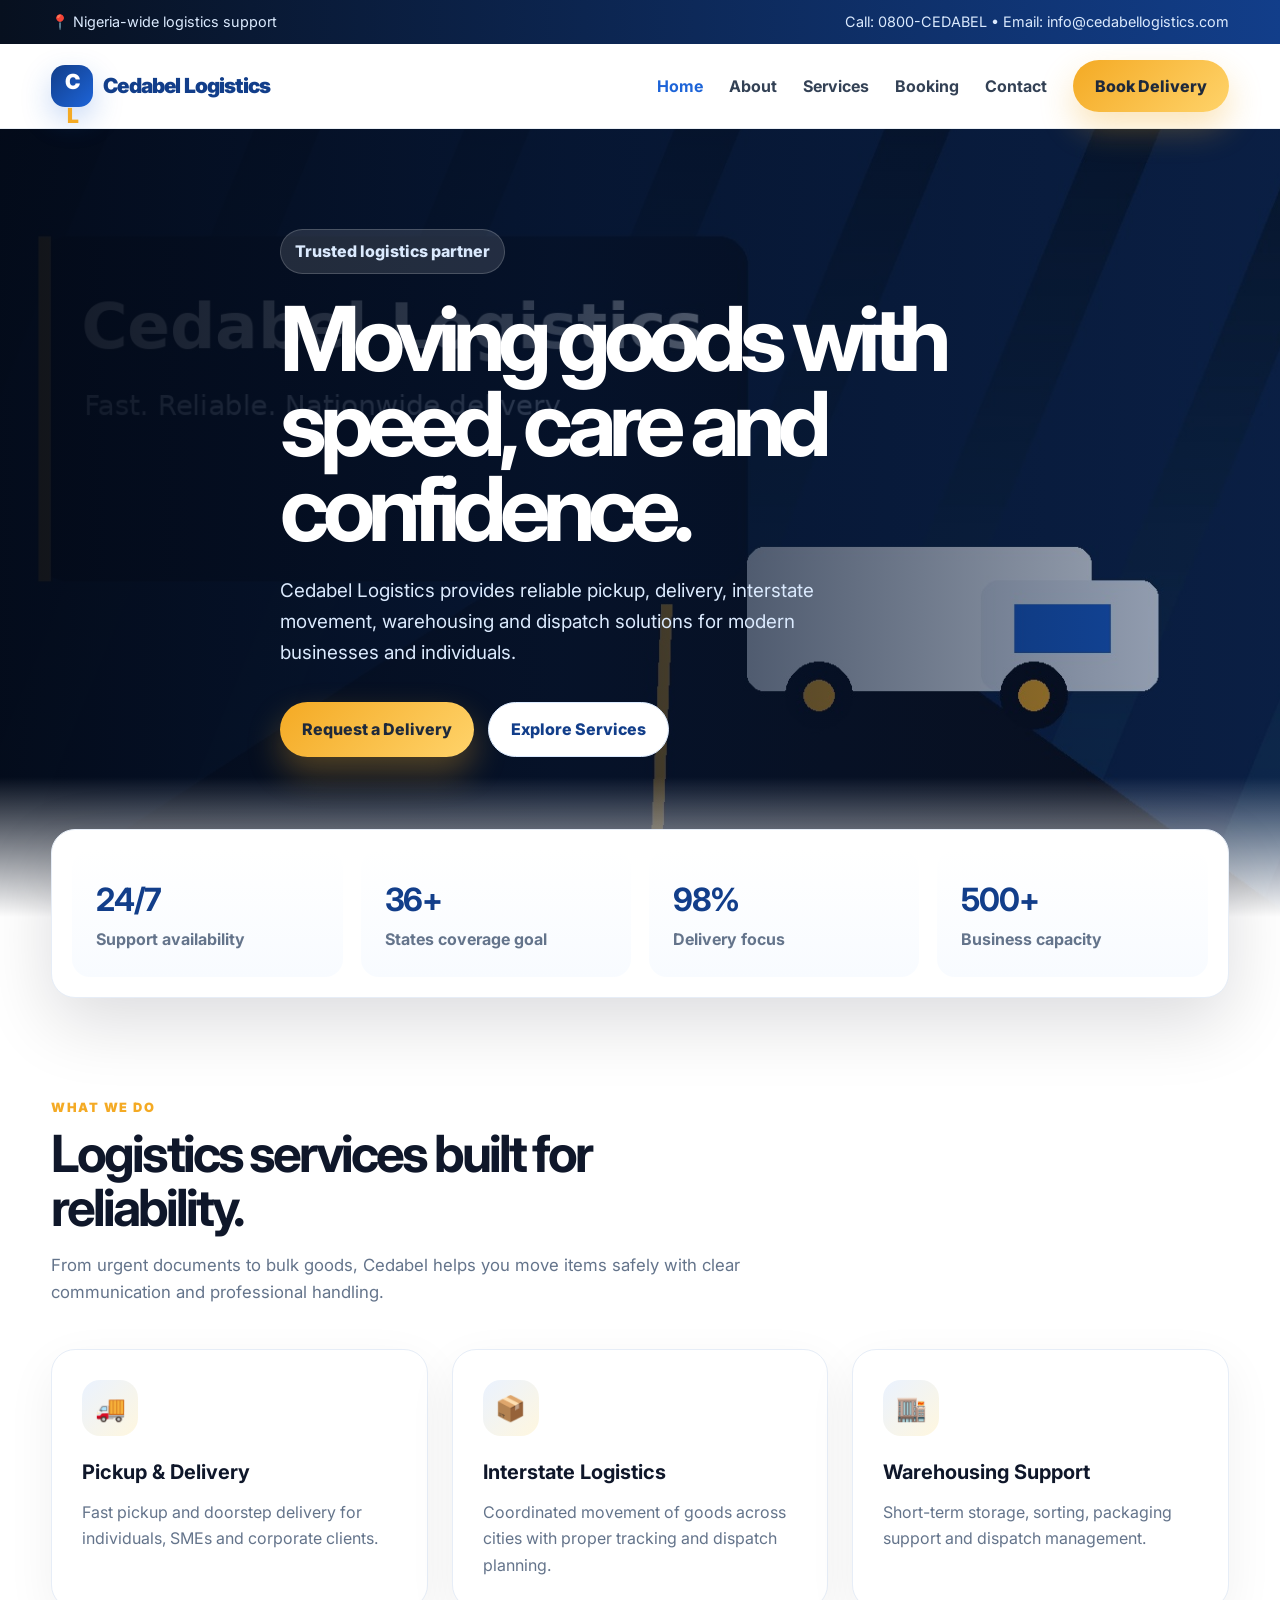
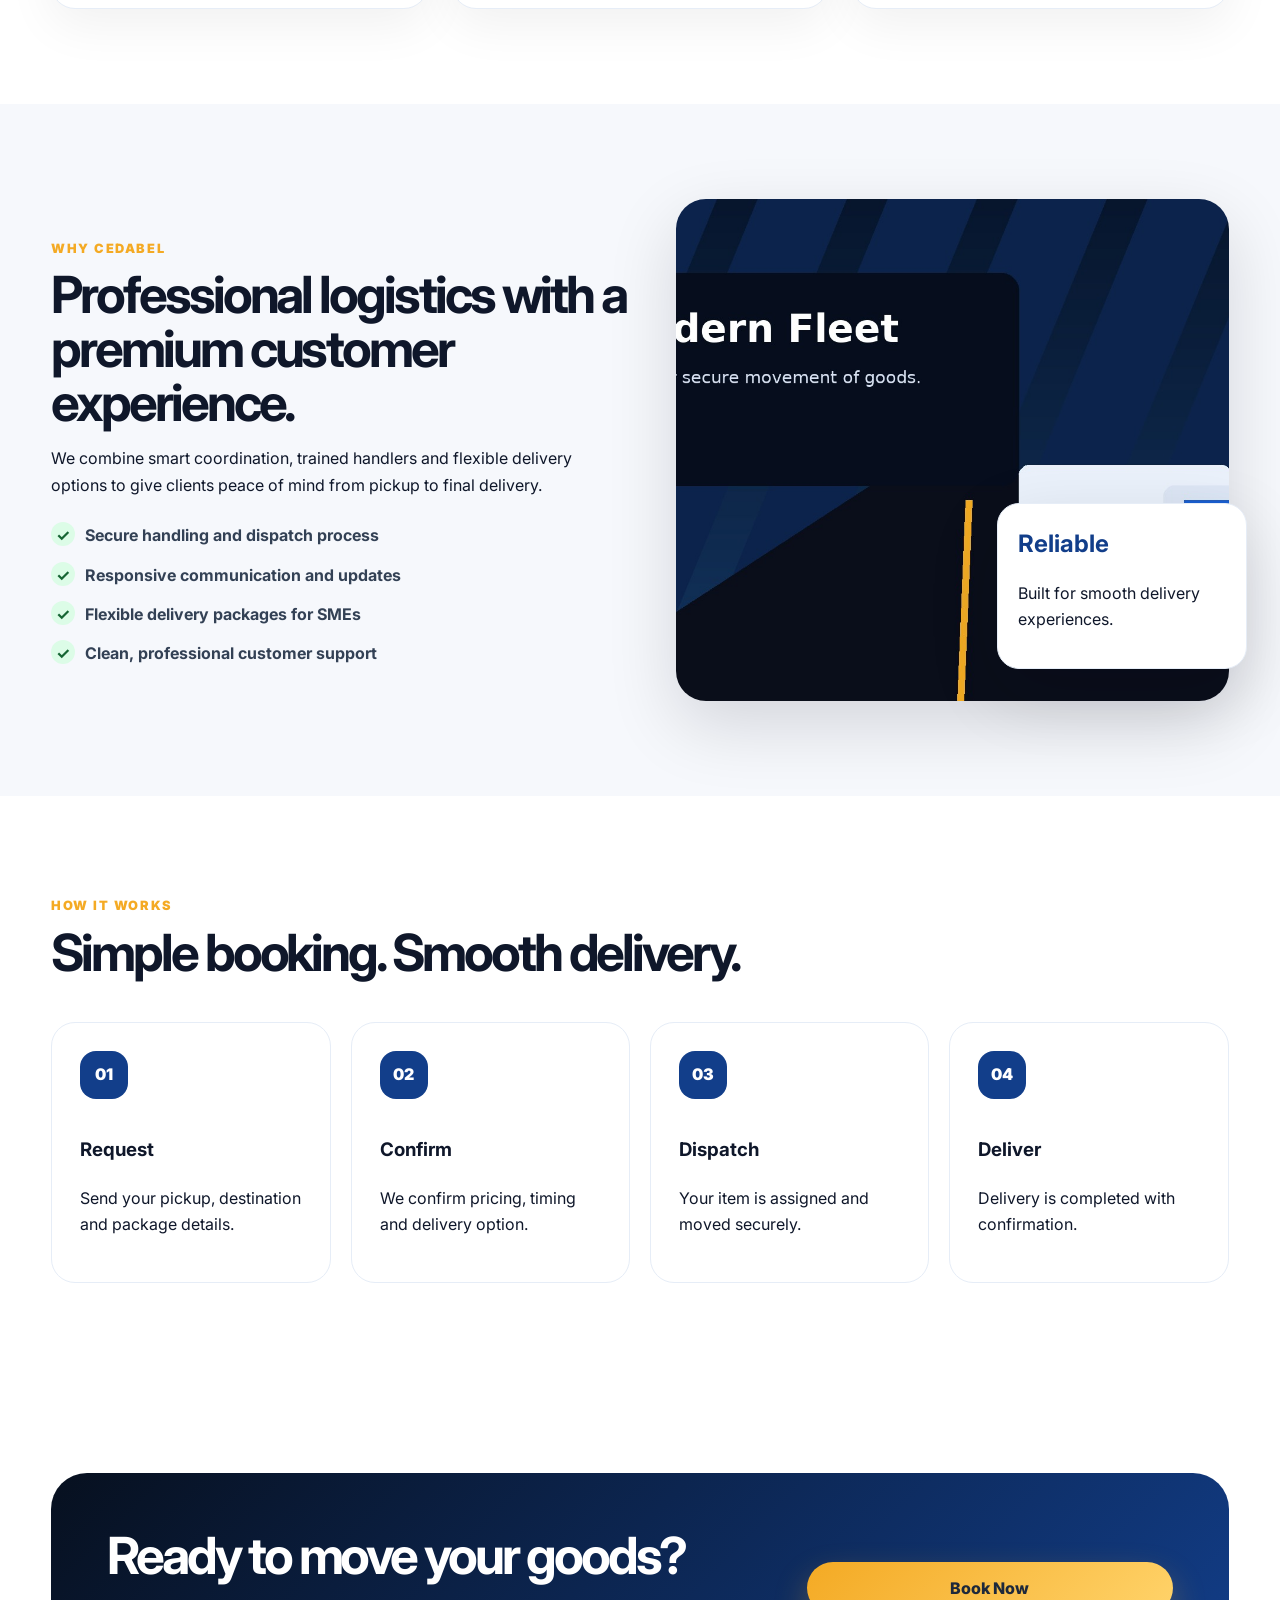
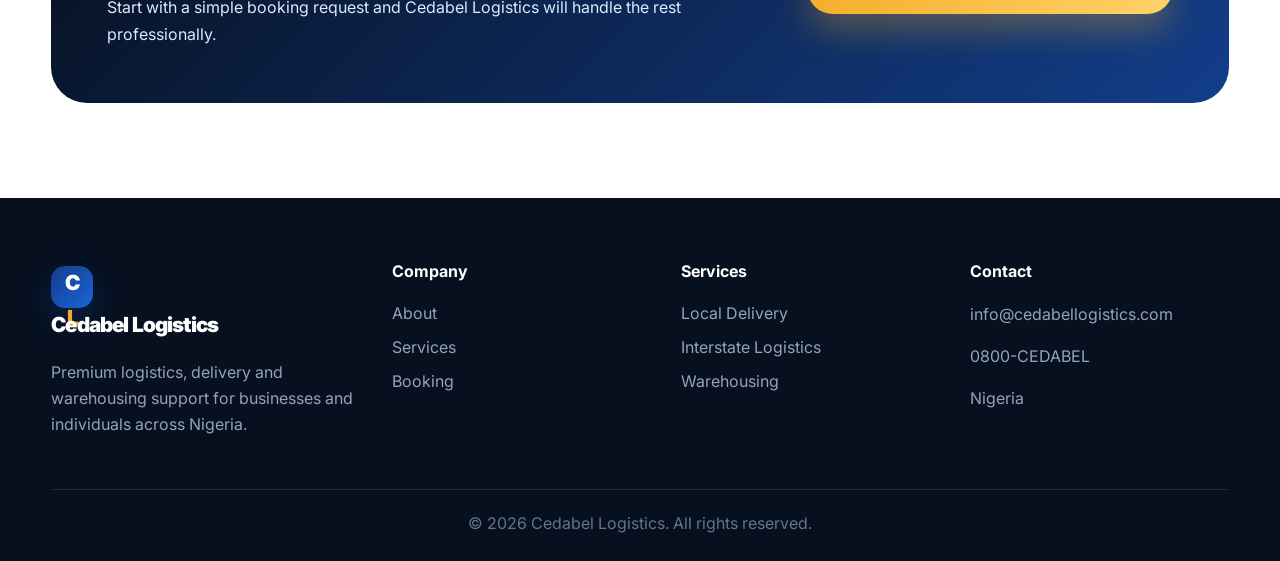
<file: index.html>
<!doctype html>
<html lang="en"><head>
<meta charset="UTF-8"><meta name="viewport" content="width=device-width, initial-scale=1.0">
<title>Cedabel Logistics | Premium Logistics & Delivery</title>
<link rel="preconnect" href="https://fonts.googleapis.com"><link rel="preconnect" href="https://fonts.gstatic.com" crossorigin>
<link href="https://fonts.googleapis.com/css2?family=Inter:wght@400;600;700;800;900&display=swap" rel="stylesheet">
<link rel="stylesheet" href="css/style.css"></head><body>

    <div class="topbar">
      <div class="container">
        <span>📍 Nigeria-wide logistics support</span>
        <span>Call: 0800-CEDABEL • Email: info@cedabellogistics.com</span>
      </div>
    </div>
    <nav class="nav">
      <div class="container nav-inner">
        <a class="logo" href="index.html"><div class="logo-mark">C<span>L</span></div><span>Cedabel Logistics</span></a>
        <button class="menu-btn" aria-label="Open menu">☰</button>
        <div class="nav-links">
          <a class="active" href="index.html">Home</a>
<a class="" href="about.html">About</a>
<a class="" href="services.html">Services</a>
<a class="" href="booking.html">Booking</a>
<a class="" href="contact.html">Contact</a>
          <a class="btn btn-primary" href="booking.html">Book Delivery</a>
        </div>
      </div>
    </nav>
    
<section class="hero">
  <div class="container hero-content reveal">
    <div class="badge">Trusted logistics partner</div>
    <h1>Moving goods with speed, care and confidence.</h1>
    <p>Cedabel Logistics provides reliable pickup, delivery, interstate movement, warehousing and dispatch solutions for modern businesses and individuals.</p>
    <div class="hero-actions"><a class="btn btn-primary" href="booking.html">Request a Delivery</a><a class="btn btn-ghost" href="services.html">Explore Services</a></div>
  </div>
</section>
<section class="stats">
 <div class="container stats-grid reveal">
  <div class="stat"><strong data-count="24" data-suffix="/7">0</strong><span>Support availability</span></div>
  <div class="stat"><strong data-count="36" data-suffix="+">0</strong><span>States coverage goal</span></div>
  <div class="stat"><strong data-count="98" data-suffix="%">0</strong><span>Delivery focus</span></div>
  <div class="stat"><strong data-count="500" data-suffix="+">0</strong><span>Business capacity</span></div>
 </div>
</section>
<section class="section">
 <div class="container">
  <div class="section-head reveal"><span class="eyebrow">What we do</span><h2>Logistics services built for reliability.</h2><p>From urgent documents to bulk goods, Cedabel helps you move items safely with clear communication and professional handling.</p></div>
  <div class="grid-3">
   <div class="card reveal"><div class="icon">🚚</div><h3>Pickup & Delivery</h3><p>Fast pickup and doorstep delivery for individuals, SMEs and corporate clients.</p></div>
   <div class="card reveal"><div class="icon">📦</div><h3>Interstate Logistics</h3><p>Coordinated movement of goods across cities with proper tracking and dispatch planning.</p></div>
   <div class="card reveal"><div class="icon">🏬</div><h3>Warehousing Support</h3><p>Short-term storage, sorting, packaging support and dispatch management.</p></div>
  </div>
 </div>
</section>
<section class="section soft">
 <div class="container split">
  <div class="reveal">
   <span class="eyebrow">Why Cedabel</span><h2>Professional logistics with a premium customer experience.</h2>
   <p>We combine smart coordination, trained handlers and flexible delivery options to give clients peace of mind from pickup to final delivery.</p>
   <ul class="tick-list"><li>Secure handling and dispatch process</li><li>Responsive communication and updates</li><li>Flexible delivery packages for SMEs</li><li>Clean, professional customer support</li></ul>
  </div>
  <div class="image-stack reveal"><img src="images/fleet.jpg" alt="Cedabel logistics fleet"><div class="floating-card"><strong>Reliable</strong><p>Built for smooth delivery experiences.</p></div></div>
 </div>
</section>
<section class="section">
 <div class="container">
  <div class="section-head reveal"><span class="eyebrow">How it works</span><h2>Simple booking. Smooth delivery.</h2></div>
  <div class="steps">
   <div class="step reveal"><h3>Request</h3><p>Send your pickup, destination and package details.</p></div>
   <div class="step reveal"><h3>Confirm</h3><p>We confirm pricing, timing and delivery option.</p></div>
   <div class="step reveal"><h3>Dispatch</h3><p>Your item is assigned and moved securely.</p></div>
   <div class="step reveal"><h3>Deliver</h3><p>Delivery is completed with confirmation.</p></div>
  </div>
 </div>
</section>
<section class="section"><div class="container cta reveal"><div><h2>Ready to move your goods?</h2><p>Start with a simple booking request and Cedabel Logistics will handle the rest professionally.</p></div><a class="btn btn-primary" href="booking.html">Book Now</a></div></section>

<footer class="footer">
  <div class="container">
    <div class="footer-grid">
      <div>
        <a class="logo" href="index.html"><div class="logo-mark">C<span>L</span></div><span style="color:white">Cedabel Logistics</span></a>
        <p>Premium logistics, delivery and warehousing support for businesses and individuals across Nigeria.</p>
      </div>
      <div><h4>Company</h4><a href="about.html">About</a><a href="services.html">Services</a><a href="booking.html">Booking</a></div>
      <div><h4>Services</h4><a>Local Delivery</a><a>Interstate Logistics</a><a>Warehousing</a></div>
      <div><h4>Contact</h4><p>info@cedabellogistics.com</p><p>0800-CEDABEL</p><p>Nigeria</p></div>
    </div>
    <div class="copyright">© 2026 Cedabel Logistics. All rights reserved.</div>
  </div>
</footer>
<script src="js/main.js"></script>
</body></html>
</file>
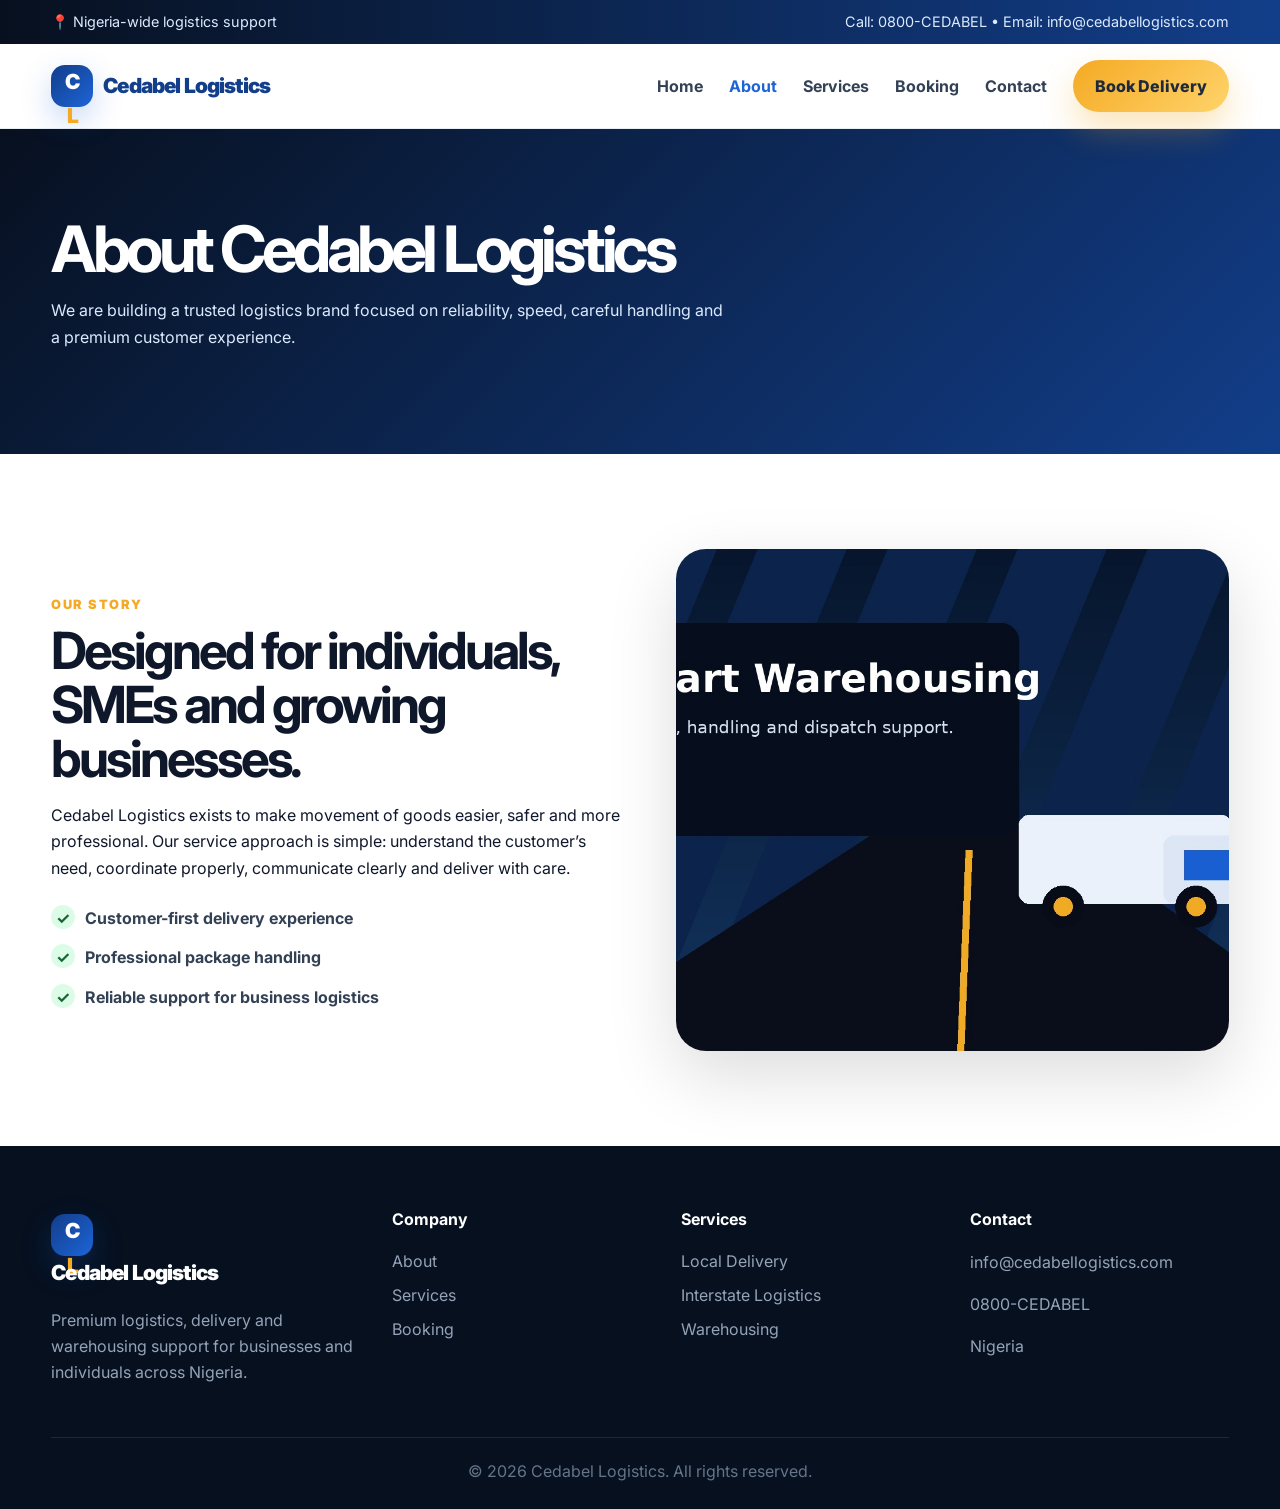
<file: about.html>
<!doctype html><html lang="en"><head><meta charset="UTF-8"><meta name="viewport" content="width=device-width, initial-scale=1.0"><title>About | Cedabel Logistics</title><link href="https://fonts.googleapis.com/css2?family=Inter:wght@400;600;700;800;900&display=swap" rel="stylesheet"><link rel="stylesheet" href="css/style.css"></head><body>
    <div class="topbar">
      <div class="container">
        <span>📍 Nigeria-wide logistics support</span>
        <span>Call: 0800-CEDABEL • Email: info@cedabellogistics.com</span>
      </div>
    </div>
    <nav class="nav">
      <div class="container nav-inner">
        <a class="logo" href="index.html"><div class="logo-mark">C<span>L</span></div><span>Cedabel Logistics</span></a>
        <button class="menu-btn" aria-label="Open menu">☰</button>
        <div class="nav-links">
          <a class="" href="index.html">Home</a>
<a class="active" href="about.html">About</a>
<a class="" href="services.html">Services</a>
<a class="" href="booking.html">Booking</a>
<a class="" href="contact.html">Contact</a>
          <a class="btn btn-primary" href="booking.html">Book Delivery</a>
        </div>
      </div>
    </nav>
    <section class="page-hero"><div class="container reveal"><h1>About Cedabel Logistics</h1><p>We are building a trusted logistics brand focused on reliability, speed, careful handling and a premium customer experience.</p></div></section><section class="section"><div class="container split"><div class="reveal"><span class="eyebrow">Our story</span><h2>Designed for individuals, SMEs and growing businesses.</h2><p>Cedabel Logistics exists to make movement of goods easier, safer and more professional. Our service approach is simple: understand the customer’s need, coordinate properly, communicate clearly and deliver with care.</p><ul class="tick-list"><li>Customer-first delivery experience</li><li>Professional package handling</li><li>Reliable support for business logistics</li></ul></div><div class="image-stack reveal"><img src="images/warehouse.jpg" alt="Cedabel warehouse"></div></div></section>
<footer class="footer">
  <div class="container">
    <div class="footer-grid">
      <div>
        <a class="logo" href="index.html"><div class="logo-mark">C<span>L</span></div><span style="color:white">Cedabel Logistics</span></a>
        <p>Premium logistics, delivery and warehousing support for businesses and individuals across Nigeria.</p>
      </div>
      <div><h4>Company</h4><a href="about.html">About</a><a href="services.html">Services</a><a href="booking.html">Booking</a></div>
      <div><h4>Services</h4><a>Local Delivery</a><a>Interstate Logistics</a><a>Warehousing</a></div>
      <div><h4>Contact</h4><p>info@cedabellogistics.com</p><p>0800-CEDABEL</p><p>Nigeria</p></div>
    </div>
    <div class="copyright">© 2026 Cedabel Logistics. All rights reserved.</div>
  </div>
</footer>
<script src="js/main.js"></script>
</body></html>
</file>
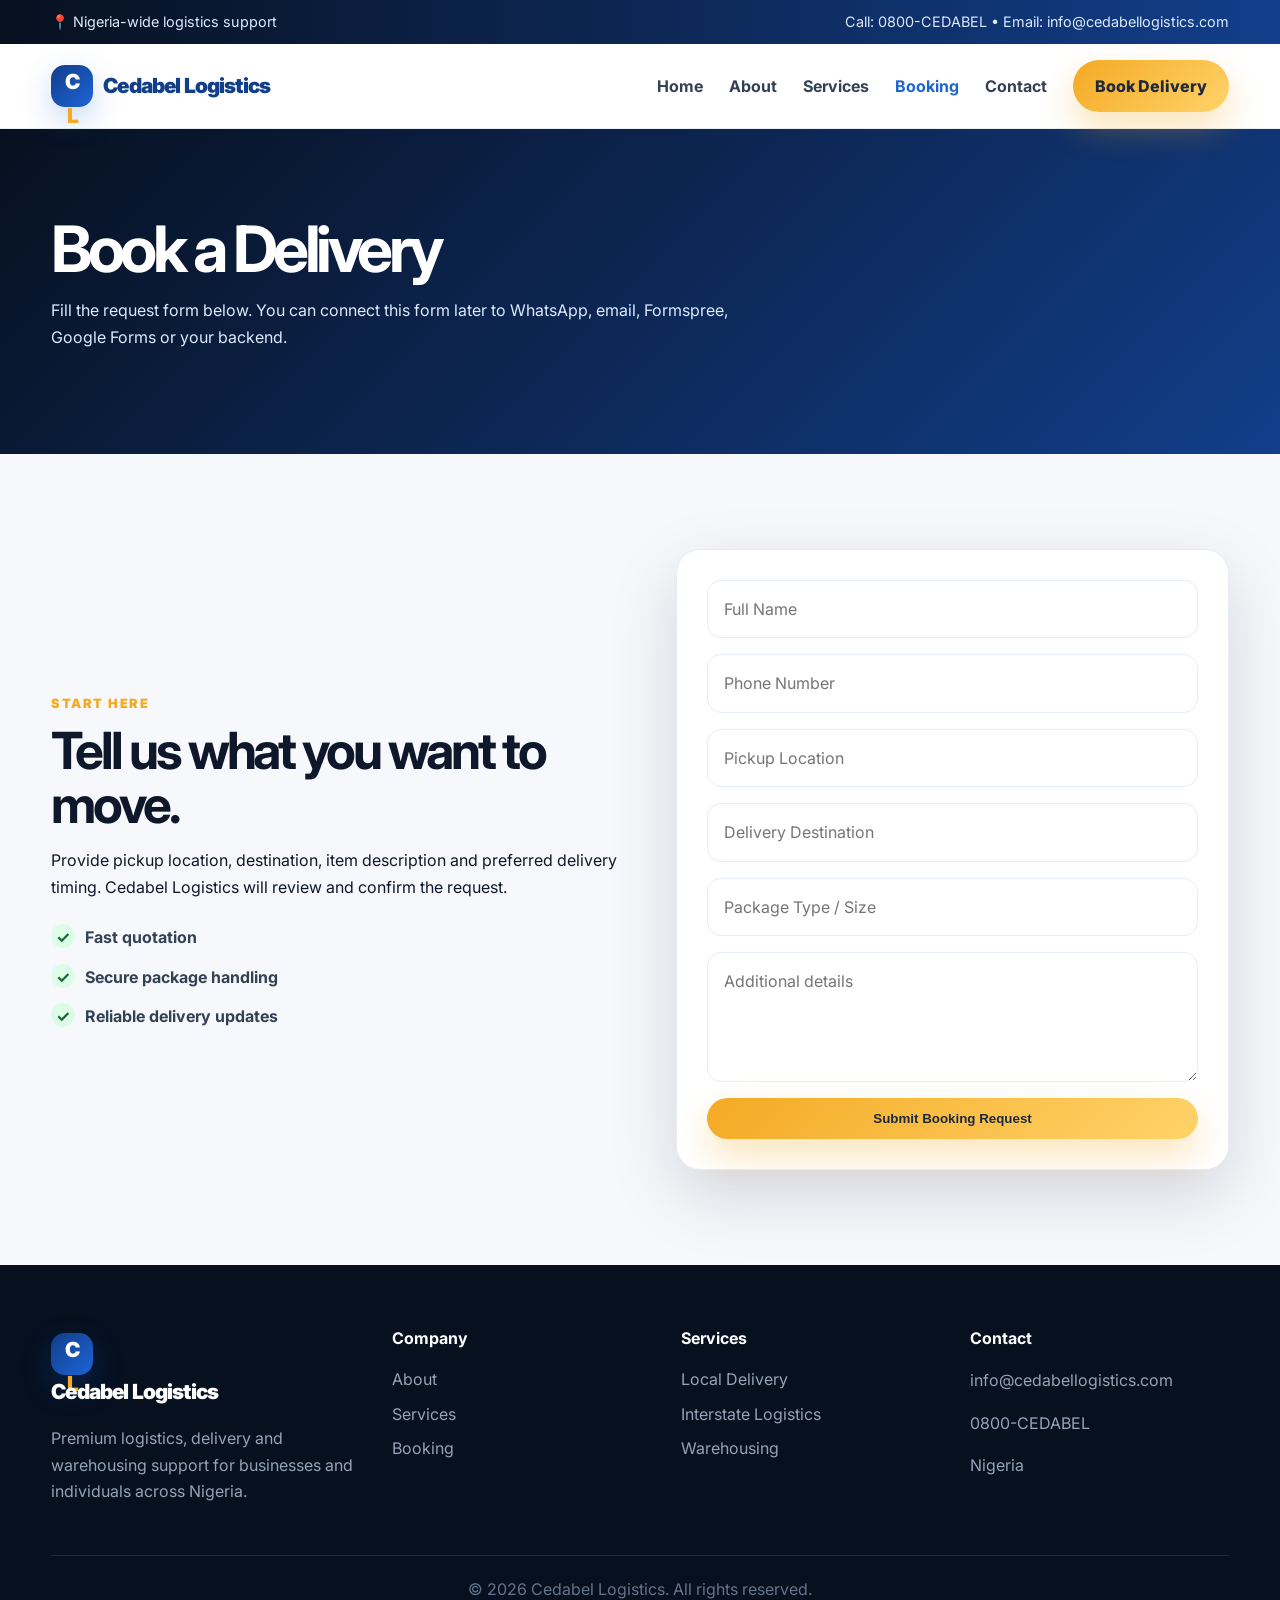
<file: booking.html>
<!doctype html><html lang="en"><head><meta charset="UTF-8"><meta name="viewport" content="width=device-width, initial-scale=1.0"><title>Booking | Cedabel Logistics</title><link href="https://fonts.googleapis.com/css2?family=Inter:wght@400;600;700;800;900&display=swap" rel="stylesheet"><link rel="stylesheet" href="css/style.css"></head><body>
    <div class="topbar">
      <div class="container">
        <span>📍 Nigeria-wide logistics support</span>
        <span>Call: 0800-CEDABEL • Email: info@cedabellogistics.com</span>
      </div>
    </div>
    <nav class="nav">
      <div class="container nav-inner">
        <a class="logo" href="index.html"><div class="logo-mark">C<span>L</span></div><span>Cedabel Logistics</span></a>
        <button class="menu-btn" aria-label="Open menu">☰</button>
        <div class="nav-links">
          <a class="" href="index.html">Home</a>
<a class="" href="about.html">About</a>
<a class="" href="services.html">Services</a>
<a class="active" href="booking.html">Booking</a>
<a class="" href="contact.html">Contact</a>
          <a class="btn btn-primary" href="booking.html">Book Delivery</a>
        </div>
      </div>
    </nav>
    <section class="page-hero"><div class="container reveal"><h1>Book a Delivery</h1><p>Fill the request form below. You can connect this form later to WhatsApp, email, Formspree, Google Forms or your backend.</p></div></section><section class="section soft"><div class="container split"><div class="reveal"><span class="eyebrow">Start here</span><h2>Tell us what you want to move.</h2><p>Provide pickup location, destination, item description and preferred delivery timing. Cedabel Logistics will review and confirm the request.</p><ul class="tick-list"><li>Fast quotation</li><li>Secure package handling</li><li>Reliable delivery updates</li></ul></div><form class="form reveal"><input class="input" placeholder="Full Name"><input class="input" placeholder="Phone Number"><input class="input" placeholder="Pickup Location"><input class="input" placeholder="Delivery Destination"><input class="input" placeholder="Package Type / Size"><textarea class="input" placeholder="Additional details"></textarea><button type="button" class="btn btn-primary">Submit Booking Request</button></form></div></section>
<footer class="footer">
  <div class="container">
    <div class="footer-grid">
      <div>
        <a class="logo" href="index.html"><div class="logo-mark">C<span>L</span></div><span style="color:white">Cedabel Logistics</span></a>
        <p>Premium logistics, delivery and warehousing support for businesses and individuals across Nigeria.</p>
      </div>
      <div><h4>Company</h4><a href="about.html">About</a><a href="services.html">Services</a><a href="booking.html">Booking</a></div>
      <div><h4>Services</h4><a>Local Delivery</a><a>Interstate Logistics</a><a>Warehousing</a></div>
      <div><h4>Contact</h4><p>info@cedabellogistics.com</p><p>0800-CEDABEL</p><p>Nigeria</p></div>
    </div>
    <div class="copyright">© 2026 Cedabel Logistics. All rights reserved.</div>
  </div>
</footer>
<script src="js/main.js"></script>
</body></html>
</file>
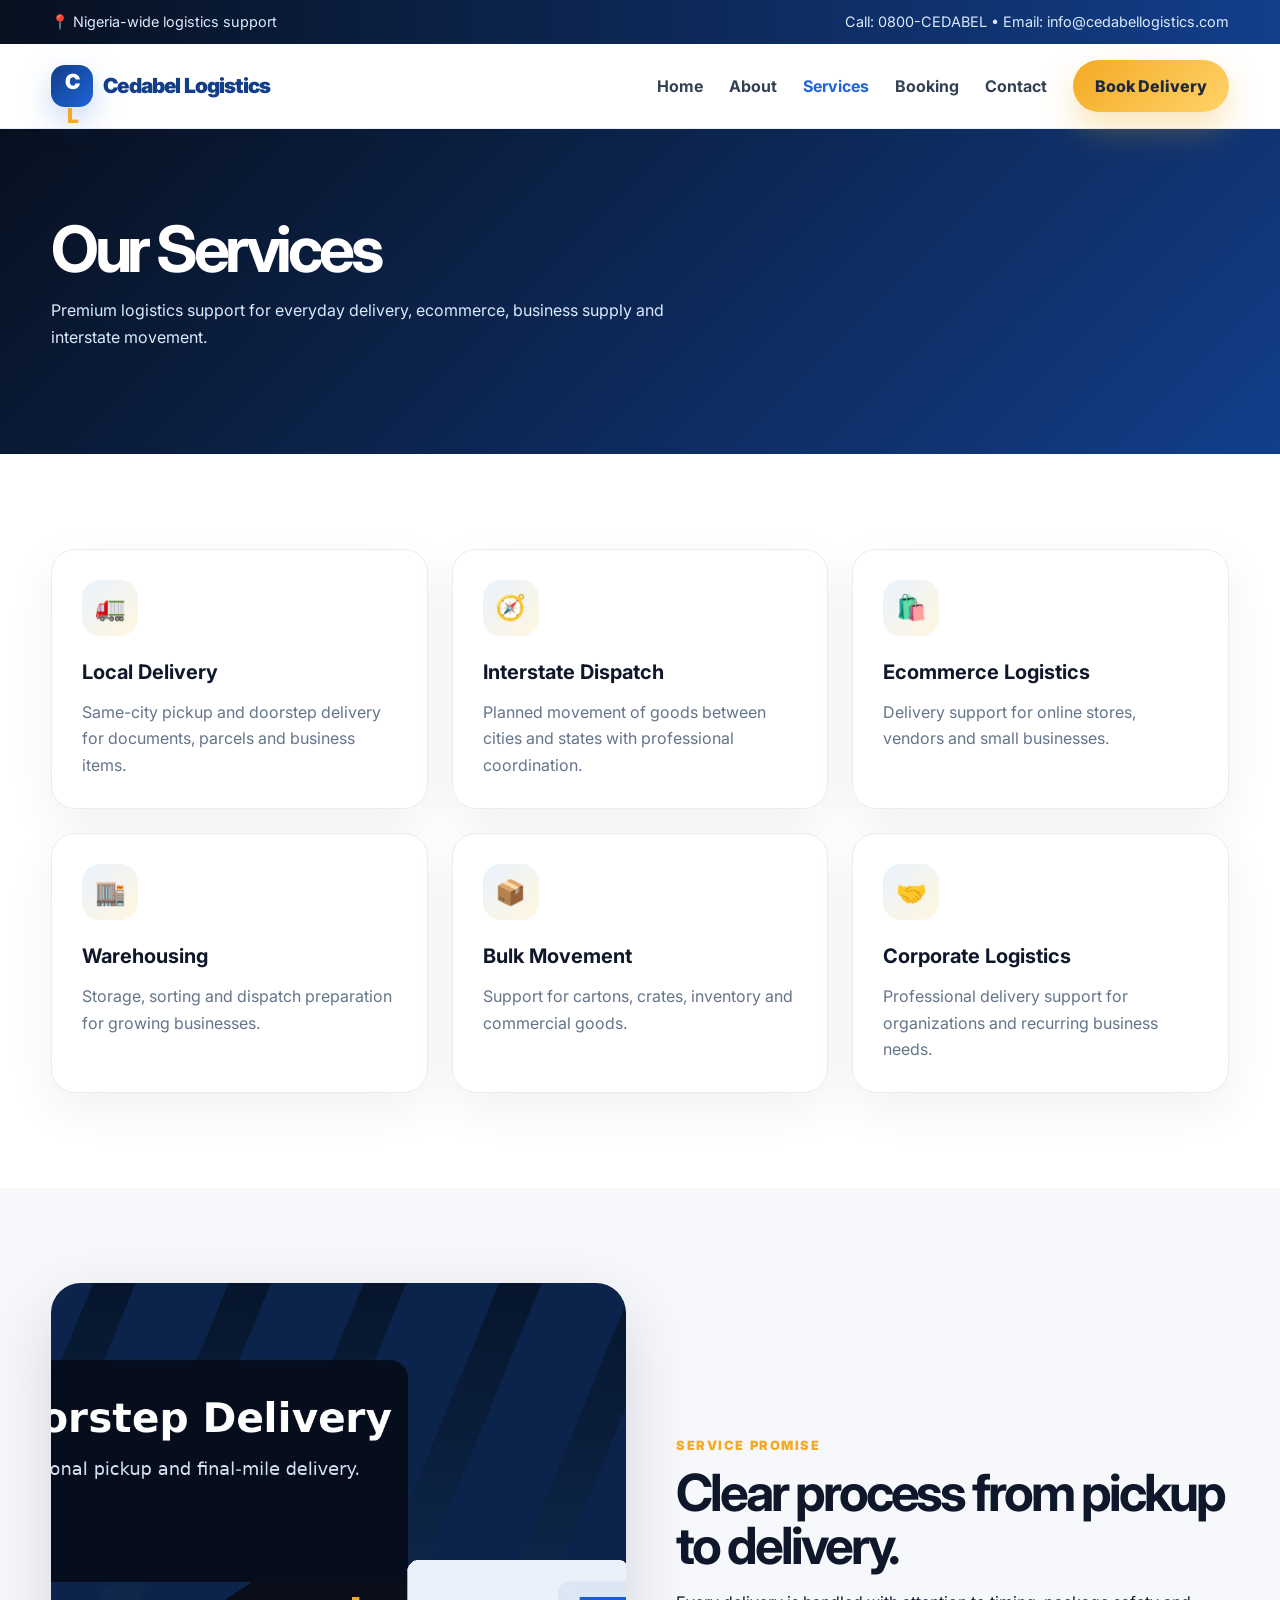
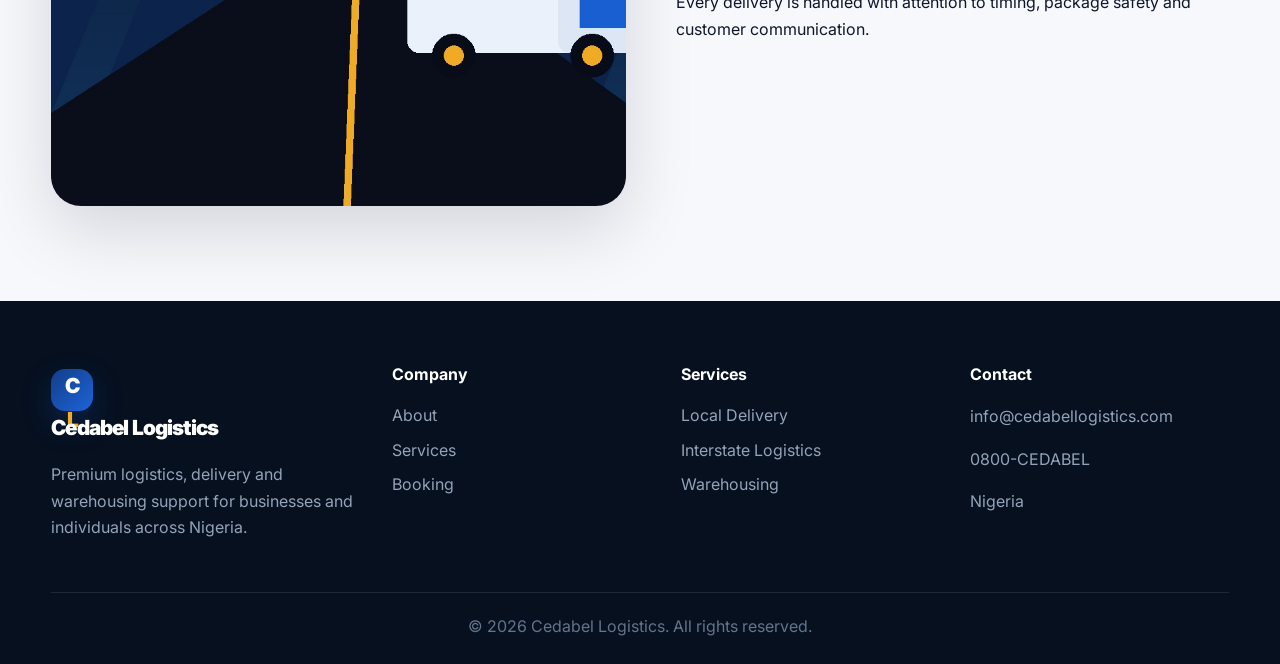
<file: services.html>
<!doctype html><html lang="en"><head><meta charset="UTF-8"><meta name="viewport" content="width=device-width, initial-scale=1.0"><title>Services | Cedabel Logistics</title><link href="https://fonts.googleapis.com/css2?family=Inter:wght@400;600;700;800;900&display=swap" rel="stylesheet"><link rel="stylesheet" href="css/style.css"></head><body>
    <div class="topbar">
      <div class="container">
        <span>📍 Nigeria-wide logistics support</span>
        <span>Call: 0800-CEDABEL • Email: info@cedabellogistics.com</span>
      </div>
    </div>
    <nav class="nav">
      <div class="container nav-inner">
        <a class="logo" href="index.html"><div class="logo-mark">C<span>L</span></div><span>Cedabel Logistics</span></a>
        <button class="menu-btn" aria-label="Open menu">☰</button>
        <div class="nav-links">
          <a class="" href="index.html">Home</a>
<a class="" href="about.html">About</a>
<a class="active" href="services.html">Services</a>
<a class="" href="booking.html">Booking</a>
<a class="" href="contact.html">Contact</a>
          <a class="btn btn-primary" href="booking.html">Book Delivery</a>
        </div>
      </div>
    </nav>
    <section class="page-hero"><div class="container reveal"><h1>Our Services</h1><p>Premium logistics support for everyday delivery, ecommerce, business supply and interstate movement.</p></div></section><section class="section"><div class="container"><div class="grid-3"><div class="card reveal"><div class="icon">🚛</div><h3>Local Delivery</h3><p>Same-city pickup and doorstep delivery for documents, parcels and business items.</p></div><div class="card reveal"><div class="icon">🧭</div><h3>Interstate Dispatch</h3><p>Planned movement of goods between cities and states with professional coordination.</p></div><div class="card reveal"><div class="icon">🛍️</div><h3>Ecommerce Logistics</h3><p>Delivery support for online stores, vendors and small businesses.</p></div><div class="card reveal"><div class="icon">🏬</div><h3>Warehousing</h3><p>Storage, sorting and dispatch preparation for growing businesses.</p></div><div class="card reveal"><div class="icon">📦</div><h3>Bulk Movement</h3><p>Support for cartons, crates, inventory and commercial goods.</p></div><div class="card reveal"><div class="icon">🤝</div><h3>Corporate Logistics</h3><p>Professional delivery support for organizations and recurring business needs.</p></div></div></div></section><section class="section soft"><div class="container split"><div class="image-stack reveal"><img src="images/delivery.jpg" alt="Delivery service"></div><div class="reveal"><span class="eyebrow">Service promise</span><h2>Clear process from pickup to delivery.</h2><p>Every delivery is handled with attention to timing, package safety and customer communication.</p></div></div></section>
<footer class="footer">
  <div class="container">
    <div class="footer-grid">
      <div>
        <a class="logo" href="index.html"><div class="logo-mark">C<span>L</span></div><span style="color:white">Cedabel Logistics</span></a>
        <p>Premium logistics, delivery and warehousing support for businesses and individuals across Nigeria.</p>
      </div>
      <div><h4>Company</h4><a href="about.html">About</a><a href="services.html">Services</a><a href="booking.html">Booking</a></div>
      <div><h4>Services</h4><a>Local Delivery</a><a>Interstate Logistics</a><a>Warehousing</a></div>
      <div><h4>Contact</h4><p>info@cedabellogistics.com</p><p>0800-CEDABEL</p><p>Nigeria</p></div>
    </div>
    <div class="copyright">© 2026 Cedabel Logistics. All rights reserved.</div>
  </div>
</footer>
<script src="js/main.js"></script>
</body></html>
</file>
<file: css/style.css>
:root{
  --bg:#07101f;
  --bg2:#0c1930;
  --card:#ffffff;
  --text:#0f172a;
  --muted:#64748b;
  --white:#ffffff;
  --primary:#123e8a;
  --primary2:#1d64d8;
  --accent:#f4aa24;
  --soft:#f6f8fc;
  --border:#e6edf7;
  --shadow:0 24px 70px rgba(2,8,23,.14);
  --radius:24px;
}
*{box-sizing:border-box}
html{scroll-behavior:smooth}
body{
  margin:0;
  font-family:Inter, system-ui, -apple-system, BlinkMacSystemFont, "Segoe UI", sans-serif;
  color:var(--text);
  background:#fff;
  line-height:1.65;
}
a{text-decoration:none;color:inherit}
img{max-width:100%;display:block}
.container{width:min(1180px,92%);margin-inline:auto}
.topbar{
  background:linear-gradient(90deg,var(--bg),var(--primary));
  color:#dbeafe;
  font-size:.9rem;
}
.topbar .container{display:flex;justify-content:space-between;gap:20px;padding:10px 0;flex-wrap:wrap}
.nav{
  position:sticky;top:0;z-index:50;background:rgba(255,255,255,.88);
  backdrop-filter:blur(18px);border-bottom:1px solid rgba(226,232,240,.75);
}
.nav-inner{display:flex;align-items:center;justify-content:space-between;padding:16px 0}
.logo{display:flex;align-items:center;gap:10px;font-weight:900;letter-spacing:-.04em;font-size:1.3rem;color:var(--primary)}
.logo-mark{width:42px;height:42px;border-radius:14px;background:linear-gradient(135deg,var(--primary),var(--primary2));display:grid;place-items:center;color:#fff;box-shadow:0 12px 30px rgba(29,100,216,.25)}
.logo-mark span{color:var(--accent)}
.nav-links{display:flex;gap:26px;align-items:center;font-weight:700;color:#334155}
.nav-links a{transition:.25s}
.nav-links a:hover,.nav-links .active{color:var(--primary2)}
.btn{
  display:inline-flex;align-items:center;justify-content:center;gap:10px;border:0;border-radius:999px;
  padding:13px 22px;font-weight:800;cursor:pointer;transition:.25s;
}
.btn-primary{background:linear-gradient(135deg,var(--accent),#ffd36a);color:#1e293b;box-shadow:0 16px 34px rgba(244,170,36,.32)}
.btn-primary:hover{transform:translateY(-2px);box-shadow:0 20px 42px rgba(244,170,36,.42)}
.btn-ghost{background:#fff;color:var(--primary);border:1px solid #dbeafe}
.menu-btn{display:none;background:var(--primary);color:#fff;border:0;border-radius:12px;padding:10px 13px;font-size:1.2rem}
.hero{
  position:relative;overflow:hidden;color:#fff;background:var(--bg);min-height:720px;display:grid;align-items:center;
}
.hero::before{content:"";position:absolute;inset:0;background:linear-gradient(90deg,rgba(3,10,24,.95) 0%,rgba(5,19,44,.82) 44%,rgba(5,19,44,.24) 100%),url('../images/hero-logistics.jpg') center/cover no-repeat;transform:scale(1.03)}
.hero::after{content:"";position:absolute;inset:auto 0 0;height:140px;background:linear-gradient(0deg,#fff,transparent)}
.hero-content{position:relative;z-index:2;max-width:720px;padding:100px 0 160px}
.badge{display:inline-flex;align-items:center;gap:8px;background:rgba(255,255,255,.12);border:1px solid rgba(255,255,255,.18);padding:8px 14px;border-radius:999px;color:#dbeafe;font-weight:800;margin-bottom:22px}
.hero h1{font-size:clamp(2.8rem,7vw,5.8rem);line-height:.95;margin:0 0 24px;letter-spacing:-.08em}
.hero p{font-size:1.18rem;color:#dbeafe;max-width:610px;margin:0 0 34px}
.hero-actions{display:flex;gap:14px;flex-wrap:wrap}
.stats{
  position:relative;z-index:5;margin-top:-88px;
}
.stats-grid{display:grid;grid-template-columns:repeat(4,1fr);gap:18px;background:#fff;border:1px solid var(--border);box-shadow:var(--shadow);border-radius:var(--radius);padding:20px}
.stat{padding:24px;border-radius:18px;background:linear-gradient(180deg,#fff,#f8fbff)}
.stat strong{font-size:2rem;color:var(--primary);display:block;letter-spacing:-.04em}
.stat span{color:var(--muted);font-weight:700}
.section{padding:95px 0}
.section.soft{background:var(--soft)}
.section-head{max-width:710px;margin-bottom:42px}
.eyebrow{color:var(--accent);font-weight:900;text-transform:uppercase;letter-spacing:.12em;font-size:.8rem}
.section h2{font-size:clamp(2rem,4vw,3.4rem);line-height:1.05;letter-spacing:-.06em;margin:8px 0 16px}
.section-head p{color:var(--muted);font-size:1.05rem}
.grid-3{display:grid;grid-template-columns:repeat(3,1fr);gap:24px}
.card{
  background:#fff;border:1px solid var(--border);border-radius:var(--radius);padding:30px;box-shadow:0 16px 50px rgba(2,8,23,.06);
  transition:.3s;position:relative;overflow:hidden;
}
.card:hover{transform:translateY(-8px);box-shadow:0 24px 70px rgba(2,8,23,.11)}
.icon{width:56px;height:56px;border-radius:18px;background:linear-gradient(135deg,#eaf2ff,#fff7df);display:grid;place-items:center;font-size:1.55rem;margin-bottom:20px}
.card h3{font-size:1.25rem;margin:0 0 10px}
.card p{color:var(--muted);margin:0}
.split{display:grid;grid-template-columns:1.02fr .98fr;gap:50px;align-items:center}
.image-stack{position:relative}
.image-stack img{border-radius:30px;box-shadow:var(--shadow);aspect-ratio:1.1/1;object-fit:cover}
.floating-card{position:absolute;right:-18px;bottom:32px;background:#fff;border-radius:22px;padding:20px;box-shadow:var(--shadow);width:250px;border:1px solid var(--border)}
.floating-card strong{color:var(--primary);font-size:1.5rem}
.tick-list{display:grid;gap:13px;margin:24px 0 0;padding:0;list-style:none}
.tick-list li{display:flex;gap:10px;color:#334155;font-weight:700}
.tick-list li:before{content:"✓";background:#dcfce7;color:#166534;width:24px;height:24px;border-radius:50%;display:grid;place-items:center;flex:0 0 24px}
.steps{counter-reset:step;display:grid;grid-template-columns:repeat(4,1fr);gap:20px}
.step{background:#fff;border:1px solid var(--border);border-radius:var(--radius);padding:28px;position:relative}
.step:before{counter-increment:step;content:"0" counter(step);display:inline-grid;place-items:center;width:48px;height:48px;border-radius:16px;background:var(--primary);color:#fff;font-weight:900;margin-bottom:18px}
.cta{
  background:linear-gradient(135deg,var(--bg),var(--primary));color:#fff;border-radius:36px;padding:56px;display:grid;grid-template-columns:1.3fr .7fr;gap:20px;align-items:center;overflow:hidden;position:relative
}
.cta h2{margin:0 0 12px;font-size:clamp(2rem,4vw,3.4rem);line-height:1.05;letter-spacing:-.06em}
.cta p{color:#dbeafe;margin:0;max-width:650px}
.footer{background:#06101f;color:#cbd5e1;padding:60px 0 25px}
.footer-grid{display:grid;grid-template-columns:1.2fr 1fr 1fr 1fr;gap:30px}
.footer h4{color:#fff;margin:0 0 15px}
.footer p,.footer a{color:#94a3b8}
.footer a{display:block;margin:8px 0}
.copyright{border-top:1px solid rgba(255,255,255,.1);margin-top:35px;padding-top:20px;text-align:center;color:#64748b}
.page-hero{background:linear-gradient(135deg,var(--bg),var(--primary));color:#fff;padding:88px 0}
.page-hero h1{font-size:clamp(2.4rem,5vw,4.6rem);line-height:1;margin:0 0 14px;letter-spacing:-.07em}
.page-hero p{color:#dbeafe;max-width:680px}
.form{
  display:grid;gap:16px;background:#fff;border:1px solid var(--border);border-radius:var(--radius);padding:30px;box-shadow:var(--shadow)
}
.input{width:100%;padding:15px 16px;border:1px solid var(--border);border-radius:14px;font:inherit;outline:none}
.input:focus{border-color:var(--primary2);box-shadow:0 0 0 4px rgba(29,100,216,.1)}
textarea.input{min-height:130px;resize:vertical}
.reveal{opacity:0;transform:translateY(22px);transition:opacity .7s ease, transform .7s ease}
.reveal.visible{opacity:1;transform:translateY(0)}
@media(max-width:900px){
  .menu-btn{display:block}
  .nav-links{position:absolute;left:4%;right:4%;top:76px;background:#fff;border:1px solid var(--border);box-shadow:var(--shadow);border-radius:20px;padding:18px;display:none;flex-direction:column;align-items:flex-start}
  .nav-links.show{display:flex}
  .stats-grid,.grid-3,.steps,.split,.cta,.footer-grid{grid-template-columns:1fr}
  .hero{min-height:660px}
  .hero-content{padding:80px 0 135px}
  .floating-card{position:static;margin-top:-45px;margin-left:auto;margin-right:18px}
  .section{padding:70px 0}
  .cta{padding:34px}
}
@media(max-width:560px){
  .topbar .container{font-size:.8rem}
  .hero-actions{flex-direction:column}
  .btn{width:100%}
  .stats{margin-top:-55px}
  .stats-grid{padding:12px}
  .stat{padding:18px}
}
</file>
